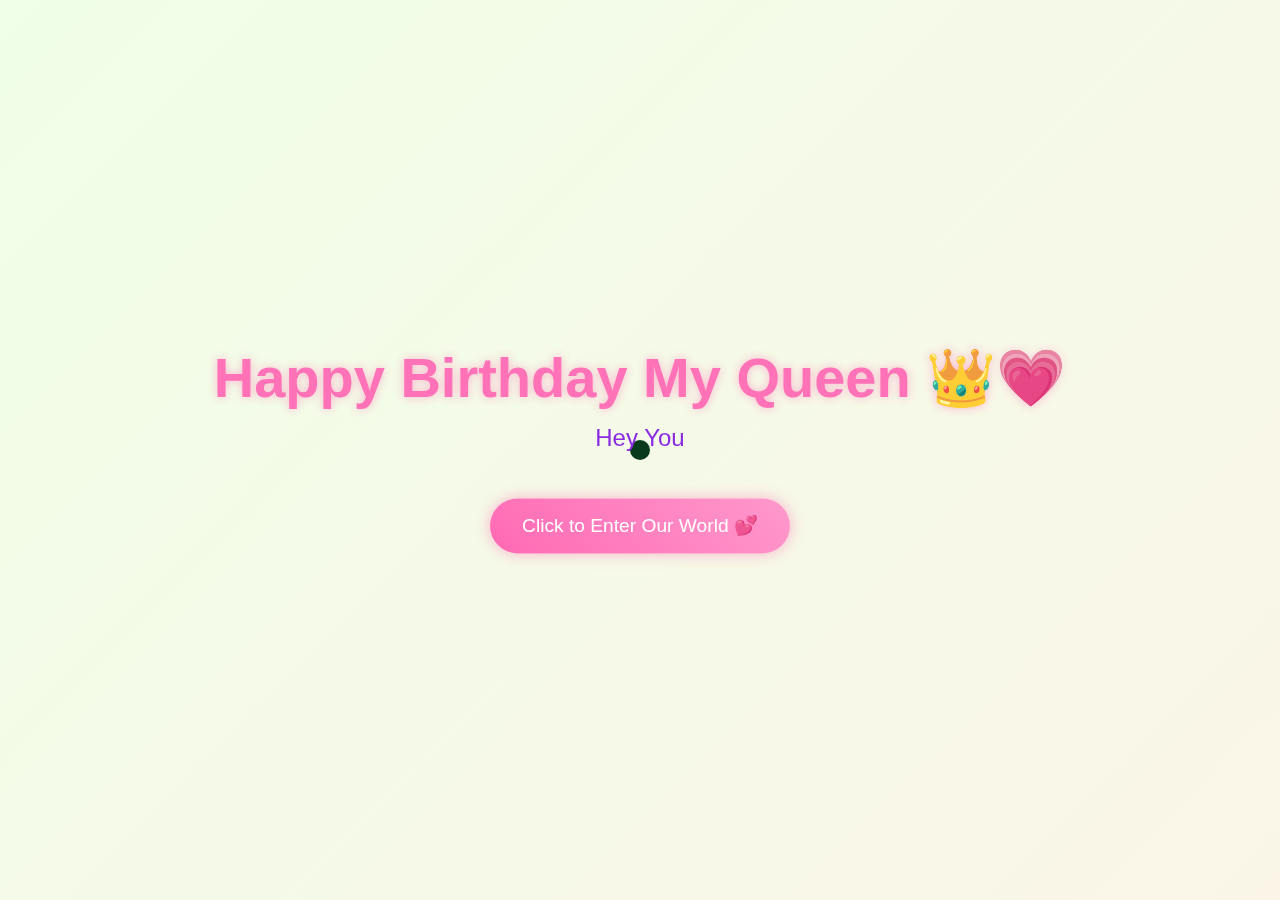
<file: index.html>
<!DOCTYPE html>
<html lang="en">
<head>
    <meta charset="UTF-8">
    <meta name="viewport" content="width=device-width, initial-scale=1.0">
    <title>Happy Birthday</title>
    <script src="https://cdnjs.cloudflare.com/ajax/libs/gsap/3.12.2/gsap.min.js"></script>
    <link rel="stylesheet" href="style.css">
    
</head>
<body>
    <div class="cursor"></div>
    <div class="container">
        <h1>Happy Birthday My Queen 👑💗</h1>
        <div class="greeting"></div>
        <button class="cta-button">Click to Enter Our World 💕</button>
    </div>

    <script src="script.js">
        
    </script>
</body>
</html>
</file>
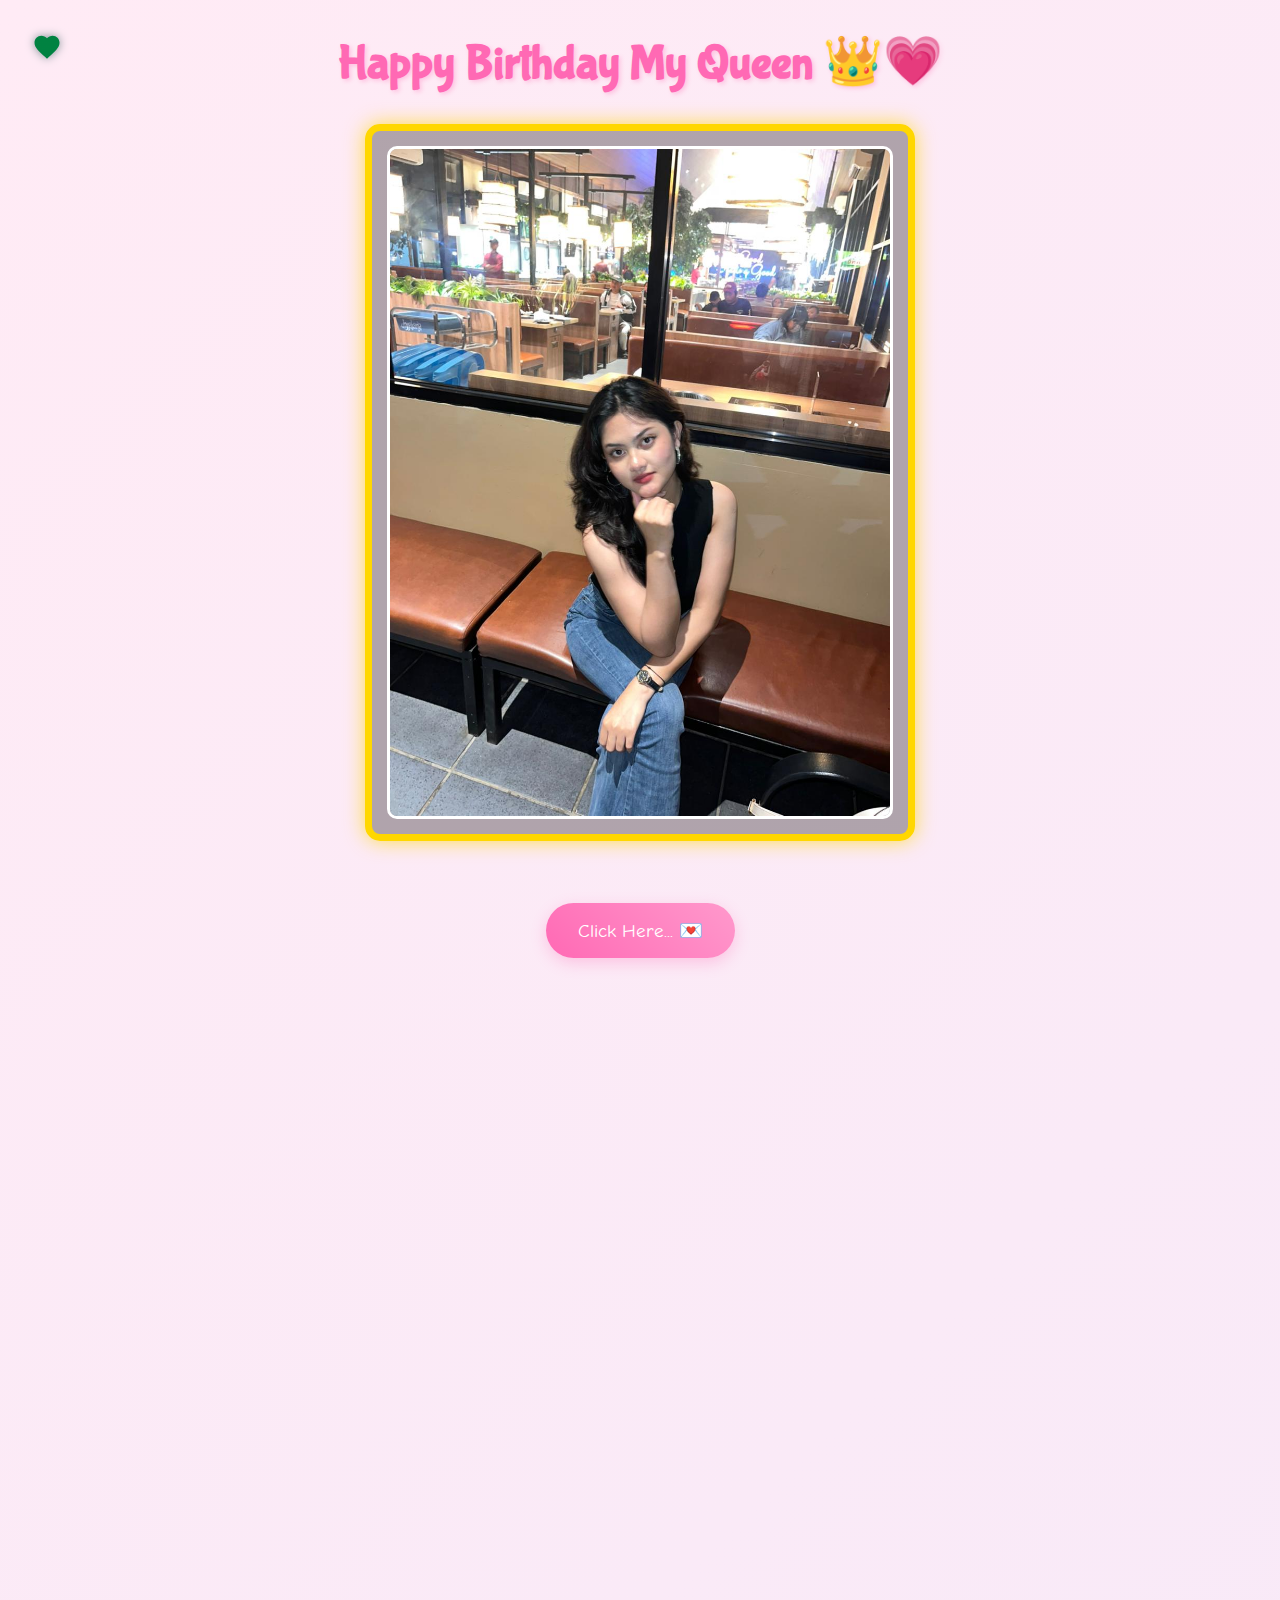
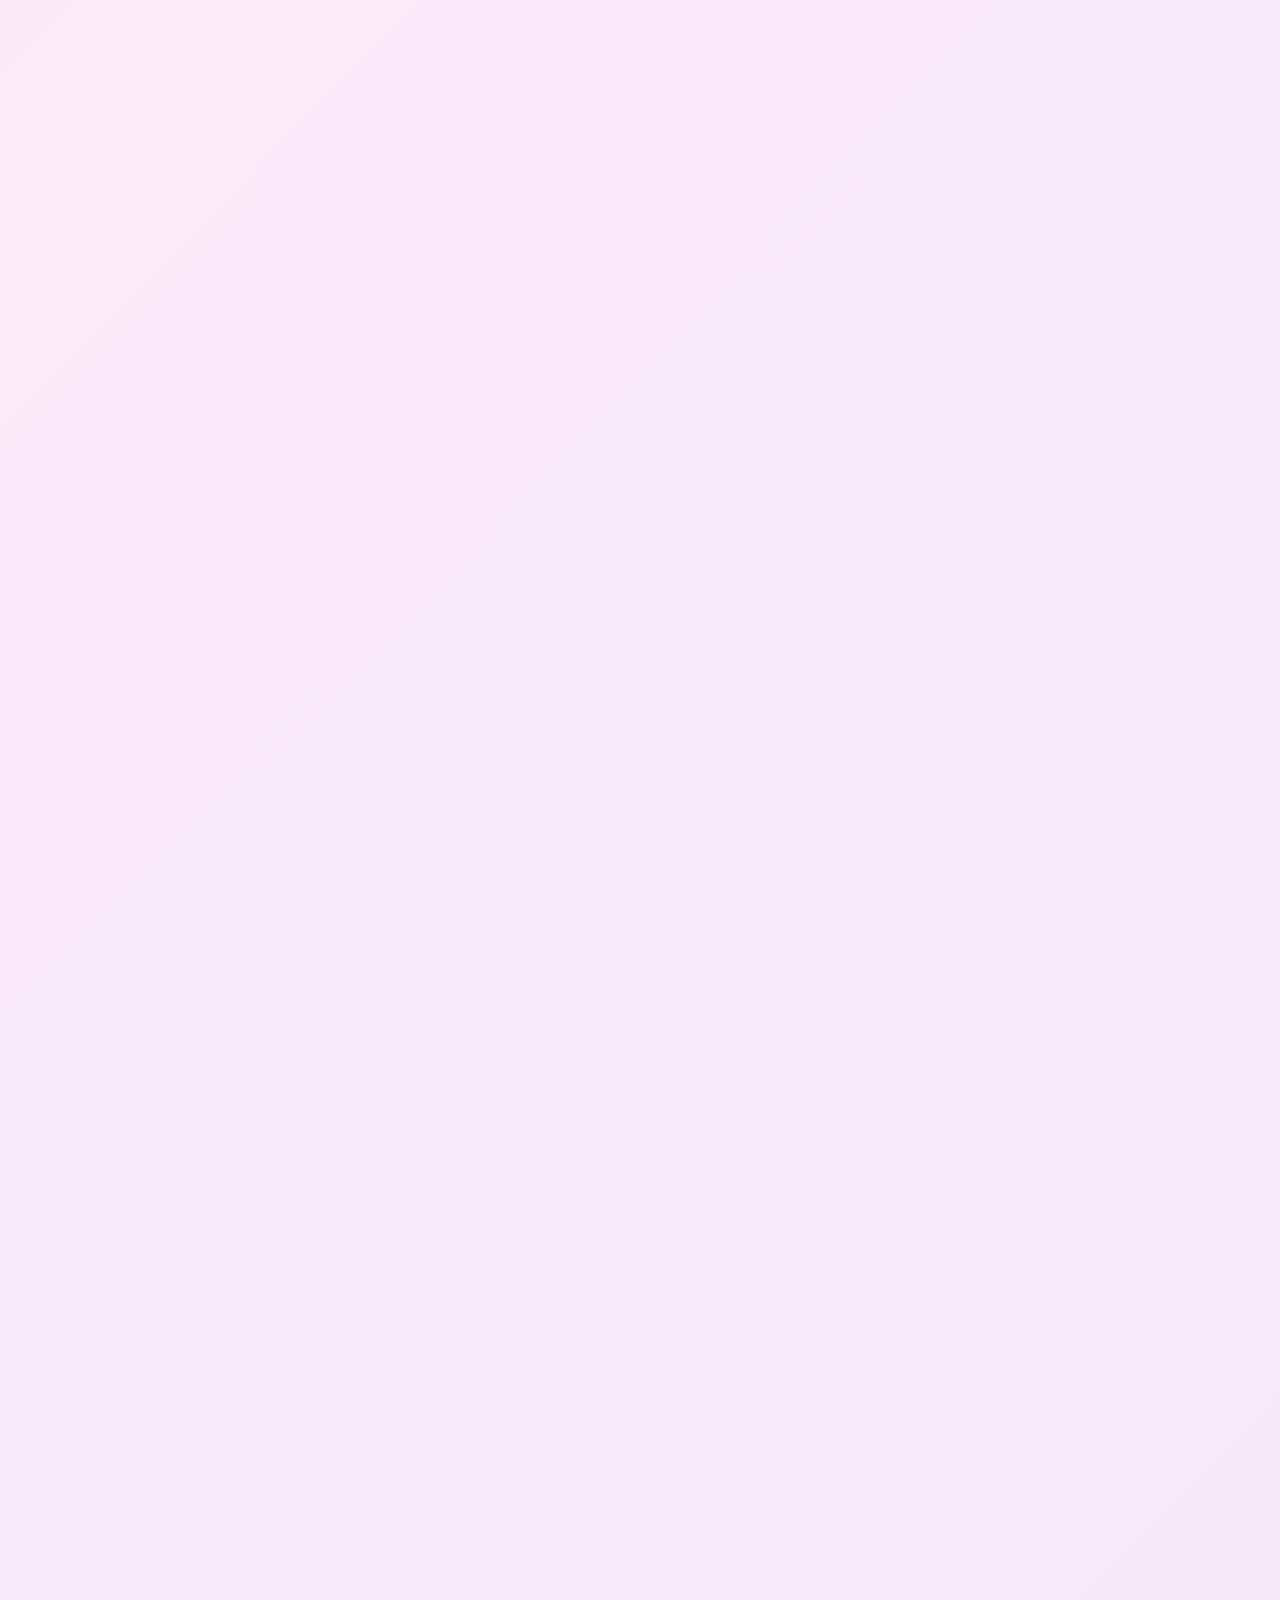
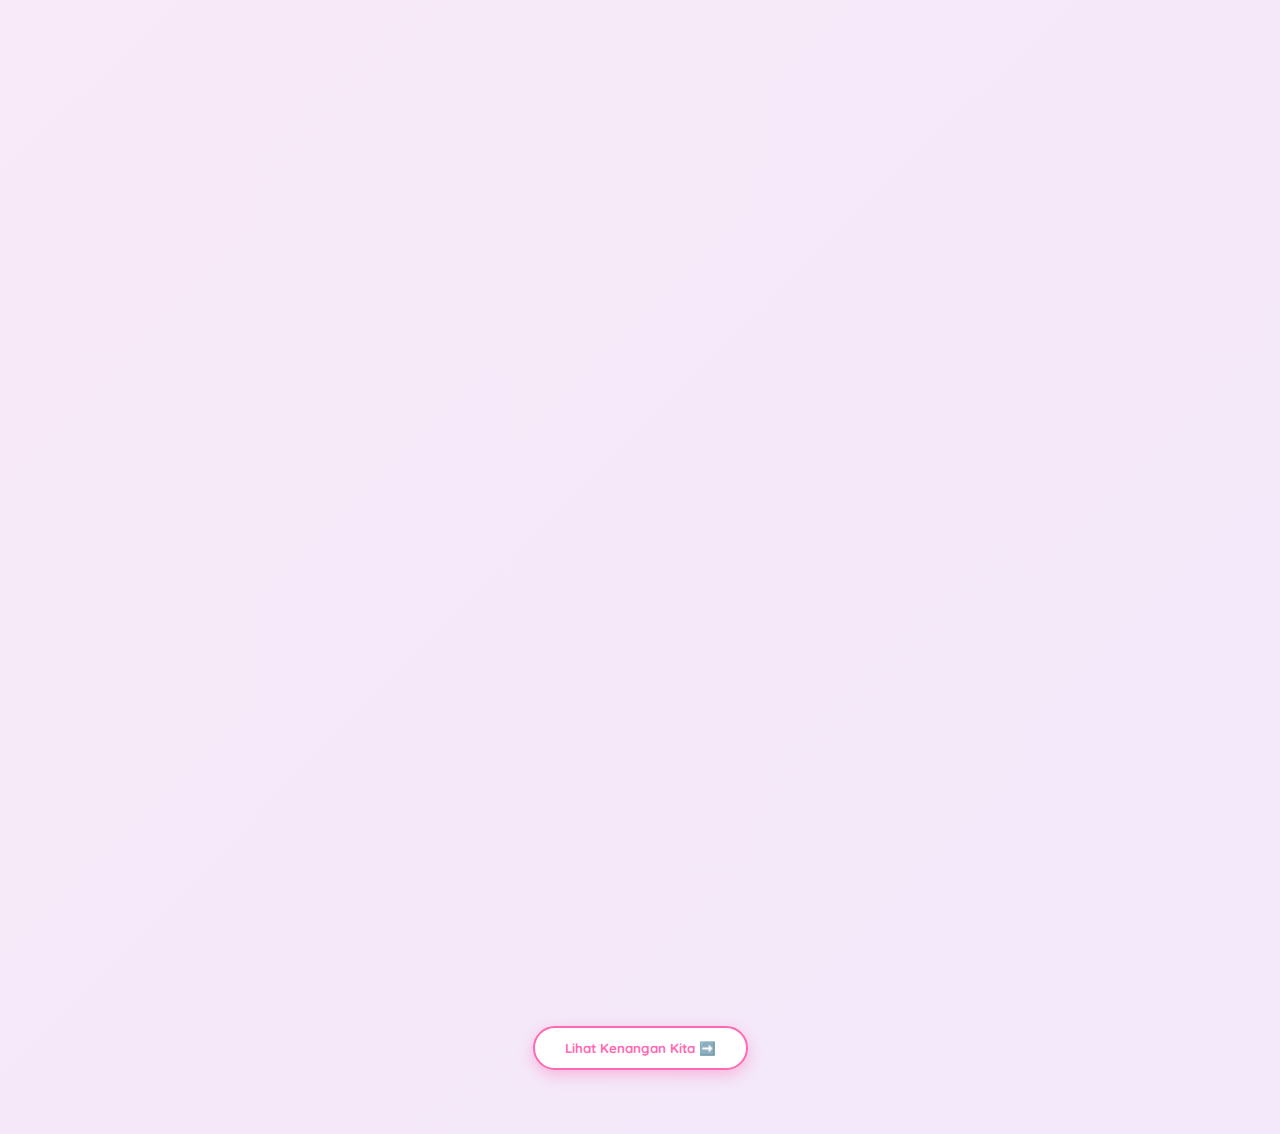
<file: cause.html>
<!DOCTYPE html>
<html lang="en">

<head>
    <meta charset="UTF-8">
    <meta name="viewport" content="width=device-width, initial-scale=1.0">
    <title>Why You're My Queen! 👸💖</title>
    <script src="https://cdnjs.cloudflare.com/ajax/libs/gsap/3.12.2/gsap.min.js"></script>
    <link rel="stylesheet" href="./cause.css">
    <style>
        /* Tambahan style untuk tombol Next di halaman ini */
        .next-page-btn {
            display: inline-block;
            margin-top: 20px;
            padding: 12px 30px;
            background: white;
            color: #ff69b4;
            text-decoration: none;
            font-family: 'Quicksand', sans-serif;
            font-weight: bold;
            border-radius: 50px;
            box-shadow: 0 5px 15px rgba(255, 105, 180, 0.4);
            transition: transform 0.3s ease;
            border: 2px solid #ff69b4;
            cursor: pointer;
        }
        .next-page-btn:hover {
            transform: scale(1.1);
            background: #ff69b4;
            color: white;
        }
    </style>
</head>

<body>
    <!-- Audio Player -->
    <audio id="musik-ku" src="lagu-kita.mp3" autoplay loop></audio>
    
    <div class="custom-cursor">
        <svg viewBox="0 0 24 24">
            <path fill="#ff69b4"
                d="M12 21.35l-1.45-1.32C5.4 15.36 2 12.28 2 8.5 2 5.42 4.42 3 7.5 3c1.74 0 3.41.81 4.5 2.09C13.09 3.81 14.76 3 16.5 3 19.58 3 22 5.42 22 8.5c0 3.78-3.4 6.86-8.55 11.54L12 21.35z" />
        </svg>
    </div>

    <div class="container">
        <h1>Happy Birthday My Queen 👑💗</h1>

        <div class="photo-container">
            <img src="foto-queen.jpg" alt="My Queen" class="queen-photo">
        </div>
        
        <div id="reasons-container"></div>

        <button class="shuffle-button">Click Here... 💌</button>
        <div class="reason-counter"></div>

        <div class="ending-section">
            <div class="teddy-hug">
                <!-- Ganti src dengan gambar teddy/love jika ada, atau hapus alt jika tidak ada -->
                <img src="d1.jpg" alt="Teddy Hug" onerror="this.style.display='none'"> 
            </div>
            <div class="ending-text">You're the MOST BEAUTIFUL GIRL ! 💖</div>
            
            <!-- TOMBOL MENUJU LAST.HTML -->
            <br>
            <button id="toLastPageBtn" class="next-page-btn">Lihat Kenangan Kita ➡️</button>
        </div>
    </div>

    <script src="cause.js"></script>

    <script>
        // --- LOGIKA MUSIK CONTINUOUS ---
        window.addEventListener('DOMContentLoaded', function () {
            const audio = document.getElementById('musik-ku');
            
            // 1. Ambil waktu tersimpan dari halaman sebelumnya (born.html)
            const savedTime = localStorage.getItem('musicTime');
            
            if (savedTime && audio) {
                audio.currentTime = parseFloat(savedTime);
                // Pastikan audio bermain (kadang browser butuh interaksi user dulu, tapi karena sudah dari halaman sebelumnya biasanya aman)
                audio.play().catch(e => console.log("Autoplay blocked, waiting for interaction"));
            }

            // 2. Logika Tombol ke Last Page
            const nextBtn = document.getElementById('toLastPageBtn');
            if(nextBtn) {
                nextBtn.addEventListener('click', function() {
                    // Simpan waktu saat ini sebelum pindah
                    if(audio) {
                        localStorage.setItem('musicTime', audio.currentTime);
                    }
                    // Pindah halaman
                    window.location.href = 'last.html';
                });
            }
        });
    </script>
</body>
</html>
</file>
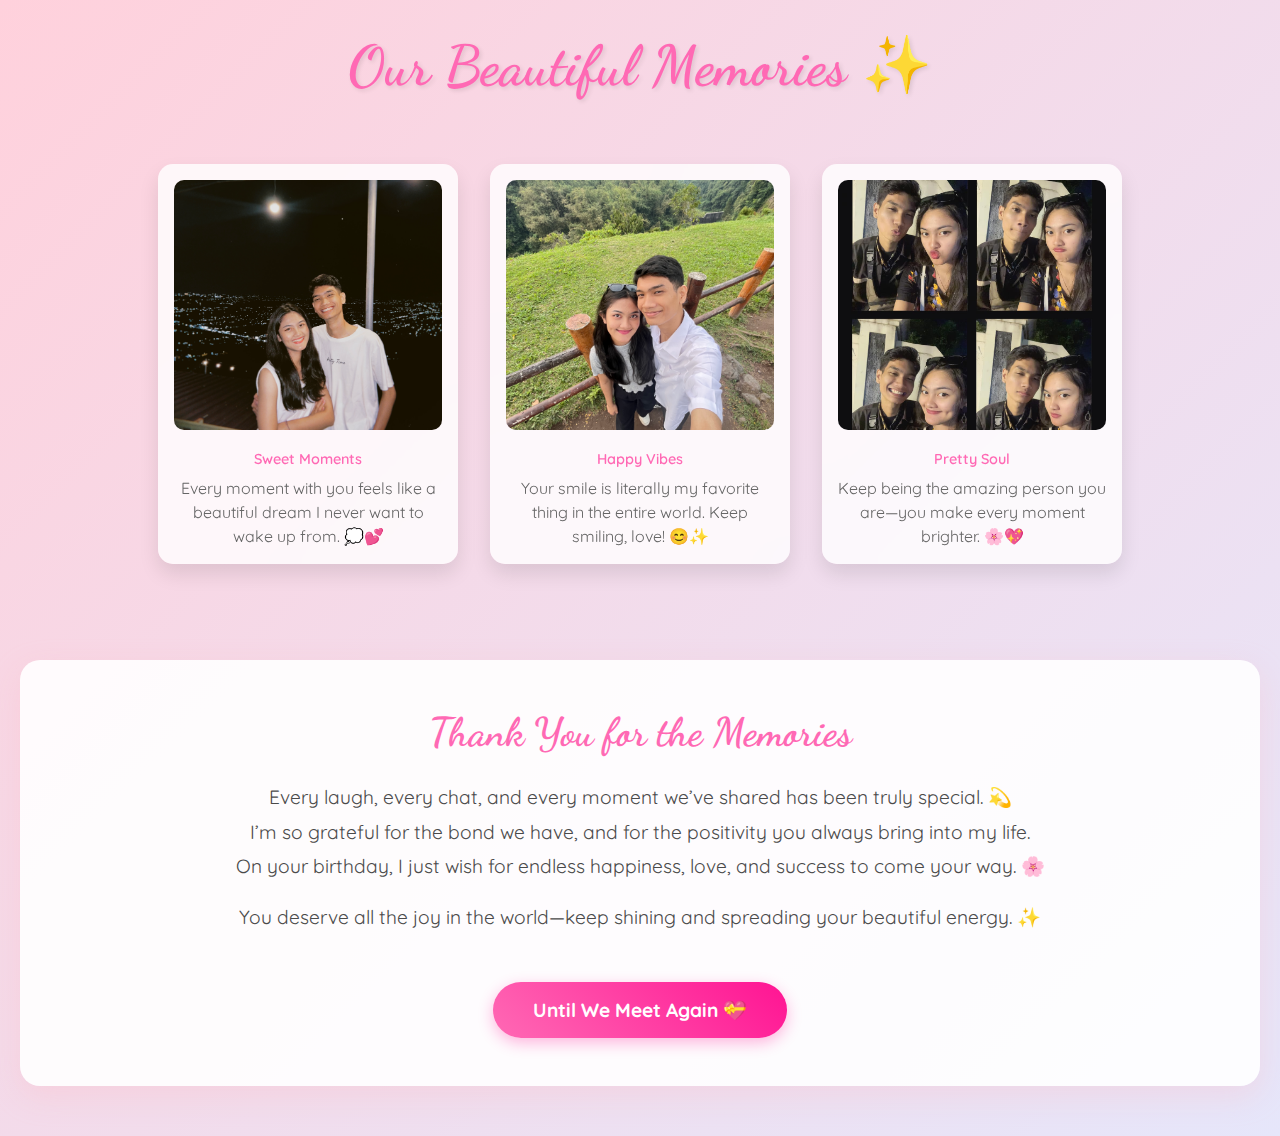
<file: last.html>
<!DOCTYPE html>
<html lang="en">

<head>
    <meta charset="UTF-8">
    <meta name="viewport" content="width=device-width, initial-scale=1.0">
    <title>Our Beautiful Memories ✨</title>
    <style>
        @import url('https://fonts.googleapis.com/css2?family=Dancing+Script:wght@700&family=Quicksand:wght@300;400;500;600&display=swap');

        * {
            margin: 0;
            padding: 0;
            box-sizing: border-box;
        }

        body {
            min-height: 100vh;
            background: linear-gradient(135deg, #ffd1dc 0%, #e6e6fa 25%, #ffefd5 50%, #e6e6fa 75%, #ffd1dc 100%);
            background-size: 400% 400%;
            animation: gradientFlow 15s ease infinite;
            font-family: 'Quicksand', sans-serif;
            overflow-x: hidden; /* Penting agar hujan love tidak bikin scroll samping */
            color: #4a4a4a;
            text-align: center;
            padding-bottom: 50px;
        }

        @keyframes gradientFlow {
            0% { background-position: 0% 50%; }
            50% { background-position: 100% 50%; }
            100% { background-position: 0% 50%; }
        }

        h1 {
            font-family: 'Dancing Script', cursive;
            font-size: 3.5rem;
            color: #ff69b4;
            margin: 2rem 0;
            text-shadow: 2px 2px 4px rgba(0, 0, 0, 0.1);
        }

        .gallery {
            display: flex;
            flex-wrap: wrap;
            justify-content: center;
            gap: 2rem;
            padding: 2rem;
            max-width: 1200px;
            margin: 0 auto;
        }

        .memory-card {
            background: rgba(255, 255, 255, 0.8);
            backdrop-filter: blur(10px);
            padding: 1rem;
            border-radius: 15px;
            box-shadow: 0 10px 20px rgba(0, 0, 0, 0.1);
            transition: transform 0.3s ease, box-shadow 0.3s ease;
            width: 300px;
            position: relative;
        }

        .memory-card:hover {
            transform: translateY(-10px) rotate(2deg);
            box-shadow: 0 15px 30px rgba(255, 105, 180, 0.2);
            z-index: 10;
        }

        .memory-img {
            width: 100%;
            height: 250px;
            object-fit: cover;
            border-radius: 10px;
            margin-bottom: 1rem;
        }

        .memory-date {
            font-size: 0.9rem;
            color: #ff69b4;
            font-weight: 600;
            margin-bottom: 0.5rem;
        }

        .memory-caption {
            font-size: 1rem;
            line-height: 1.5;
            color: #666;
        }

        .final-message {
            margin-top: 4rem;
            padding: 3rem;
            background: rgba(255, 255, 255, 0.9);
            margin-left: 20px;
            margin-right: 20px;
            border-radius: 20px;
            box-shadow: 0 10px 30px rgba(255, 182, 193, 0.3);
            position: relative;
            z-index: 5;
        }

        .final-message h2 {
            font-family: 'Dancing Script', cursive;
            font-size: 2.5rem;
            color: #ff69b4;
            margin-bottom: 1.5rem;
        }

        .final-message p {
            font-size: 1.2rem;
            margin-bottom: 1rem;
            line-height: 1.8;
        }

        .goodbye-btn {
            display: inline-block;
            margin-top: 2rem;
            padding: 1rem 2.5rem;
            background: linear-gradient(45deg, #ff69b4, #ff1493);
            color: white;
            text-decoration: none;
            border-radius: 50px;
            font-weight: bold;
            font-size: 1.2rem;
            box-shadow: 0 5px 15px rgba(255, 20, 147, 0.3);
            transition: all 0.3s ease;
            position: relative;
            z-index: 20; /* Pastikan tombol di atas hujan love */
        }

        .goodbye-btn:hover {
            transform: scale(1.05);
            box-shadow: 0 8px 20px rgba(255, 20, 147, 0.5);
        }

        /* Style untuk Hujan Love */
        .rain-container {
            position: fixed;
            top: 0;
            left: 0;
            width: 100%;
            height: 100%;
            pointer-events: none;
            z-index: 9999;
            overflow: hidden;
        }

        .heart-drop {
            position: absolute;
            top: -10vh;
            font-size: 1.5rem;
            animation-name: fall;
            animation-timing-function: linear;
            animation-fill-mode: forwards;
        }

        @keyframes fall {
            to {
                transform: translateY(110vh) rotate(360deg);
            }
        }
    </style>
</head>

<body>
    <!-- Audio Player -->
    <audio id="musik-ku" src="lagu-kita.mp3" autoplay loop></audio>

    <!-- Kontainer untuk efek hujan -->
    <div id="rainContainer" class="rain-container"></div>

    <h1>Our Beautiful Memories ✨</h1>

    <div class="gallery">
        <!-- Card 1 -->
        <div class="memory-card">
            <img src="./d1.jpg" alt="First Date" class="memory-img" onerror="this.src='https://via.placeholder.com/300x250?text=Our+Photo+1'">
            <div class="memory-date">Sweet Moments</div>
            <div class="memory-caption">Every moment with you feels like a beautiful dream I never want to wake up from. 💭💕</div>
        </div>

        <!-- Card 2 -->
        <div class="memory-card">
            <img src="./d2.jpg" alt="Adventure" class="memory-img" onerror="this.src='https://via.placeholder.com/300x250?text=Our+Photo+2'">
            <div class="memory-date">Happy Vibes</div>
            <div class="memory-caption">Your smile is literally my favorite thing in the entire world. Keep smiling, love! 😊✨</div>
        </div>

        <!-- Card 3 -->
        <div class="memory-card">
            <img src="./d3.jpg" alt="Movie Night" class="memory-img" onerror="this.src='https://via.placeholder.com/300x250?text=Our+Photo+3'">
            <div class="memory-date">Pretty Soul</div>
            <div class="memory-caption">Keep being the amazing person you are—you make every moment brighter. 🌸💖</div>
        </div>
    </div>

    <section class="final-message">
        <h2>Thank You for the Memories</h2>
        <p>Every laugh, every chat, and every moment we’ve shared has been truly special. 💫<br>
            I’m so grateful for the bond we have, and for the positivity you always bring into my life.<br>
            On your birthday, I just wish for endless happiness, love, and success to come your way. 🌸</p>
        <p>You deserve all the joy in the world—keep shining and spreading your beautiful energy. ✨</p>
        
        <!-- Tombol Pemicu Efek -->
        <a href="#" class="goodbye-btn" id="finalBtn">Until We Meet Again 💝</a>
    </section>

    <script>
        window.addEventListener('DOMContentLoaded', function () {
            // 1. LOGIKA MUSIK MENYAMBUNG
            const audioPlayerLast = document.getElementById('musik-ku');
            const savedTime = localStorage.getItem('musicTime');

            if (savedTime && audioPlayerLast) {
                audioPlayerLast.currentTime = parseFloat(savedTime);
                // Hapus savedTime jika sudah sampai halaman terakhir (opsional, biar bersih)
                // localStorage.removeItem('musicTime'); 
                audioPlayerLast.play().catch(e => console.log("Playback auto check"));
            }

            // 2. LOGIKA HUJAN EMOJI LOVE
            const finalBtn = document.getElementById('finalBtn');
            const rainContainer = document.getElementById('rainContainer');

            finalBtn.addEventListener('click', function(e) {
                e.preventDefault(); // Mencegah link refresh halaman
                
                // Ganti teks tombol
                this.textContent = "I Love You Always! 💖";
                this.style.background = "white";
                this.style.color = "#ff1493";

                // Buat hujan love!
                makeItRain();
            });

            function makeItRain() {
                const emojis = ['❤️', '💖', '💕', '💗', '💓', '💘', '💝', '💞', '💟'];
                const totalDrops = 150; // Jumlah emoji (Sangat banyak!)

                for (let i = 0; i < totalDrops; i++) {
                    setTimeout(() => {
                        const drop = document.createElement('div');
                        drop.classList.add('heart-drop');
                        
                        // Pilih emoji random
                        drop.innerText = emojis[Math.floor(Math.random() * emojis.length)];
                        
                        // Posisi horizontal random (0% - 100%)
                        drop.style.left = Math.random() * 100 + 'vw';
                        
                        // Ukuran random
                        const size = Math.random() * 2 + 1; // 1rem sampai 3rem
                        drop.style.fontSize = size + 'rem';
                        
                        // Durasi jatuh random (biar tidak barengan)
                        const duration = Math.random() * 3 + 2; // 2s sampai 5s
                        drop.style.animationDuration = duration + 's';
                        
                        rainContainer.appendChild(drop);

                        // Hapus elemen setelah animasi selesai biar browser tidak berat
                        setTimeout(() => {
                            drop.remove();
                        }, duration * 1000);

                    }, i * 50); // Delay antar emoji (i * 50ms) biar jatuhnya bertahap
                }
            }
        });
    </script>
</body>
</html>
</file>
<file: style.css>
* {
    margin: 0;
    padding: 0;
    box-sizing: border-box;
    cursor: none;
}

body {
    min-height: 100vh;
    display: flex;
    flex-direction: column;
    align-items: center;
    justify-content: center;
    background: linear-gradient(-45deg, #fee9f7, #e8f5fe, #fef2e8, #f0ffe8);
    background-size: 400% 400%;
    animation: gradientBG 15s ease infinite;
    font-family: 'Arial Rounded MT Bold', Arial, sans-serif;
    overflow: hidden;
    position: relative;
}

.cursor {
    width: 20px;
    height: 20px;
    background: pink;
    border-radius: 50%;
    position: fixed;
    pointer-events: none;
    mix-blend-mode: difference;
    transition: transform 0.2s;
}

.container {
    text-align: center;
    z-index: 1;
}

h1 {
    font-size: 3.5rem;
    color: #ff69b4;
    text-shadow: 0 0 10px rgba(255, 105, 180, 0.5);
    margin-bottom: 2rem;
    opacity: 0;
}

.greeting {
    font-size: 1.5rem;
    color: #8a2be2;
    margin-bottom: 3rem;
    min-height: 2em;
}

.cta-button {
    padding: 1rem 2rem;
    font-size: 1.2rem;
    background: linear-gradient(45deg, #ff69b4, #ff99cc);
    border: none;
    border-radius: 50px;
    color: white;
    cursor: pointer;
    box-shadow: 0 0 15px rgba(255, 105, 180, 0.5);
    transition: transform 0.3s, box-shadow 0.3s;
    opacity: 0;
}

.cta-button:hover {
    transform: scale(1.1);
    box-shadow: 0 0 25px rgba(255, 105, 180, 0.7);
}

.floating {
    position: absolute;
    pointer-events: none;
    opacity: 0;
}

@keyframes gradientBG {
    0% { background-position: 0% 50%; }
    50% { background-position: 100% 50%; }
    100% { background-position: 0% 50%; }
}

@media (max-width: 768px) {
    h1 { font-size: 2rem; }
    .greeting { font-size: 1.2rem; }
    .cta-button { font-size: 1rem; }
}
</file>
<file: cause.css>
@import url('https://fonts.googleapis.com/css2?family=Bubblegum+Sans&family=Comic+Neue:wght@700&family=Quicksand:wght@500&display=swap');

* {
    margin: 0;
    padding: 0;
    box-sizing: border-box;
    cursor: none;
}

body {
    min-height: 100vh;
    background: linear-gradient(-45deg, #ffe6e6, #e6e6ff, #ffebf5);
    background-size: 400% 400%;
    animation: gradientBG 15s ease infinite;
    font-family: 'Quicksand', sans-serif;
    overflow-x: hidden;
    padding: 2rem;
}

.custom-cursor {
    width: 30px;
    height: 30px;
    position: fixed;
    pointer-events: none;
    z-index: 9999;
    mix-blend-mode: difference;
    transition: transform 0.1s;
}

.custom-cursor svg {
    width: 100%;
    height: 100%;
    filter: drop-shadow(0 0 5px rgba(255, 182, 193, 0.5));
}

.container {
    max-width: 1200px;
    margin: 0 auto;
    text-align: center;
    position: relative;
    z-index: 1;
}

h1 {
    font-family: 'Bubblegum Sans', cursive;
    font-size: 3rem;
    color: #ff69b4;
    text-shadow: 2px 2px 4px rgba(255, 105, 180, 0.3);
    margin-bottom: 2rem;
    animation: bounce 1s ease infinite;
}

.reason-card {
    background: rgba(255, 255, 255, 0.9);
    border-radius: 20px;
    padding: 2rem;
    margin: 1.5rem;
    box-shadow: 0 5px 15px rgba(0, 0, 0, 0.1);
    transition: transform 0.3s, box-shadow 0.3s;
    cursor: pointer;
    position: relative;
    overflow: hidden;
}

.reason-card:hover {
    transform: translateY(-5px);
    box-shadow: 0 8px 25px rgba(255, 105, 180, 0.2);
}

.reason-text {
    font-size: 1.2rem;
    margin-bottom: 1rem;
    position: relative;
    z-index: 2;
}

.gif-overlay {
    position: absolute;
    top: 0;
    left: 0;
    width: 100%;
    height: 100%;
    background: rgba(255, 255, 255, 0.95);
    display: flex;
    align-items: center;
    justify-content: center;
    opacity: 0;
    transition: opacity 0.3s;
    z-index: 1;
}

.reason-card:hover .gif-overlay {
    opacity: 1;
}

.shuffle-button {
    background: linear-gradient(45deg, #ff69b4, #ff99cc);
    border: none;
    border-radius: 50px;
    padding: 1rem 2rem;
    font-size: 1.2rem;
    color: white;
    margin: 2rem 0;
    cursor: pointer;
    transition: transform 0.3s;
    font-family: 'Comic Neue', cursive;
    box-shadow: 0 5px 15px rgba(255, 105, 180, 0.3);
}

.shuffle-button:hover {
    transform: scale(1.1);
}

.floating {
    position: fixed;
    pointer-events: none;
    animation: float 3s ease-in-out infinite;
}

.ending-section {
    margin-top: 4rem;
    padding: 2rem;
    text-align: center;
}

.ending-text {
    font-family: 'Bubblegum Sans', cursive;
    font-size: 2rem;
    color: #ff69b4;
    margin-bottom: 2rem;
    opacity: 0;
    transform: translateY(20px);
}

.teddy-hug {
    width: 200px;
    margin: 0 auto;
    transform: scale(0);
}

@keyframes gradientBG {
    0% { background-position: 0% 50%; }
    50% { background-position: 100% 50%; }
    100% { background-position: 0% 50%; }
}

@keyframes float {
    0%, 100% { transform: translateY(0); }
    50% { transform: translateY(-20px); }
}

@keyframes bounce {
    0%, 100% { transform: translateY(0); }
    50% { transform: translateY(-10px); }
}

@media (max-width: 768px) {
    h1 { font-size: 2rem; }
    .reason-card { margin: 1rem; }
    .reason-text { font-size: 1rem; }
}
.shuffle-button {
    background: linear-gradient(45deg, #ff69b4, #ff99cc);
    border: none;
    border-radius: 50px;
    padding: 1rem 2rem;
    font-size: 1.2rem;
    color: white;
    margin: 2rem 0;
    cursor: pointer;
    transition: all 0.3s;
    font-family: 'Comic Neue', cursive;
    box-shadow: 0 5px 15px rgba(255, 105, 180, 0.3);
}

.shuffle-button.story-mode {
    background: linear-gradient(45deg, #9b6dff, #ff6dc7);
    transform: scale(1.1);
}

.shuffle-button:hover {
    transform: scale(1.1);
}

.shuffle-button.story-mode:hover {
    transform: scale(1.2);
}

.reason-counter {
    font-size: 0.9rem;
    color: #ff69b4;
    margin-top: 1rem;
    opacity: 0.7;
}

/* ---- Gaya untuk Foto Pacar (Queen) di cause.html ---- */
.photo-container {
    display: flex;
    justify-content: center;
    align-items: center;
    margin-top: 30px; /* Jarak dari teks "Happy Birthday" */
    margin-bottom: 30px; /* Jarak ke elemen di bawahnya */
    
    /* UKURAN BARU YANG LEBIH KECIL */
    max-width: 450px; /* Saya kecilkan dari 600px ke 450px */
    
    margin-left: auto; /* Ini untuk memusatkan bingkai */
    margin-right: auto; /* Ini untuk memusatkan bingkai */
    
    /* GAYA BINGKAI */
    padding: 10px; /* Jarak antara bingkai emas dan foto */
    border: 5px solid #FFD700; /* Bingkai emas */
    border-radius: 15px; /* Sudut bingkai melengkung */
    background-color: rgba(0, 0, 0, 0.3); /* Latar belakang bingkai */
    box-shadow: 0 0 20px rgba(255, 215, 0, 0.7); /* Efek bersinar */
}

.queen-photo {
    max-width: 100%; /* Agar foto pas di dalam bingkai */
    height: auto;
    display: block;
    border-radius: 10px; /* Sudut foto melengkung */
    border: 3px solid #FFF; /* Garis putih tipis di dalam foto */
}

/* Ini untuk layar yang lebih besar (desktop) */
@media (min-width: 768px) {
    .photo-container {
        /* UKURAN BARU YANG LEBIH KECIL (Versi Desktop) */
        max-width: 550px; /* Saya kecilkan dari 700px ke 550px */
        padding: 15px;
        border-width: 7px;
    }
}
</file>
